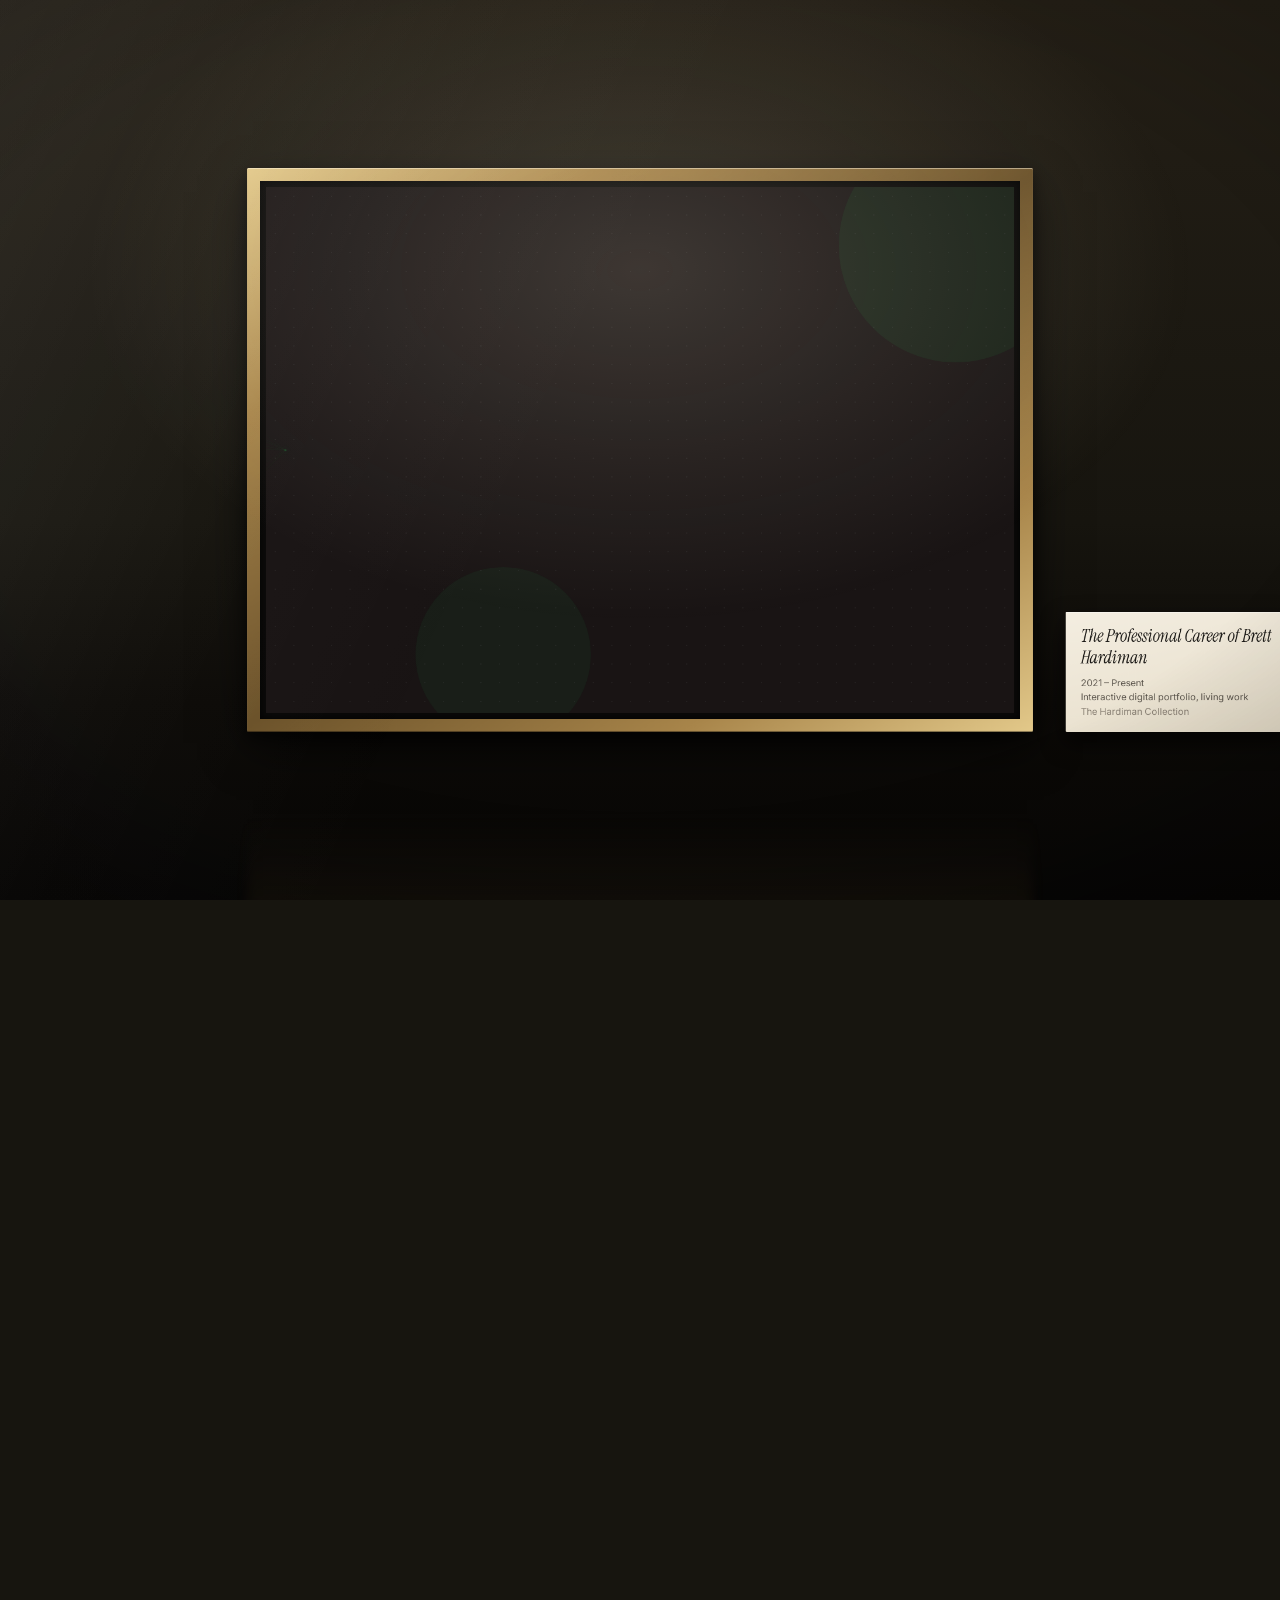
<file: index.html>
<!DOCTYPE html>
<html lang="en">
<head>
  <meta charset="UTF-8">
  <meta name="viewport" content="width=device-width, initial-scale=1.0">
  <title>Brett Hardiman — AI/ML Engineer & Agentic AI Specialist</title>

  <!-- SEO -->
  <meta name="description" content="Brett Hardiman — AI/ML Product Owner and AI Engineer specializing in agentic AI workflows, RAG applications, and LLM-powered tools. View projects and professional background.">
  <meta name="author" content="Brett Hardiman">
  <meta name="robots" content="index, follow">

  <!-- Open Graph -->
  <meta property="og:type" content="website">
  <meta property="og:title" content="Brett Hardiman — AI/ML Product Owner & AI Engineer">
  <meta property="og:description" content="Portfolio showcasing AI/ML projects, agentic workflows, and professional experience at Booz Allen Hamilton.">
  <meta property="og:url" content="https://bretthardiman.com/">
  <meta property="og:image" content="https://bretthardiman.com/assets/images/og-image.png">

  <!-- Twitter Card -->
  <meta name="twitter:card" content="summary_large_image">
  <meta name="twitter:title" content="Brett Hardiman — AI/ML Product Owner & AI Engineer">
  <meta name="twitter:description" content="Portfolio showcasing AI/ML projects and agentic AI workflows.">
  <meta name="twitter:image" content="https://bretthardiman.com/assets/images/og-image.png">

  <!-- Theme color -->
  <meta name="theme-color" content="#17150f">

  <!-- Favicon -->
  <link rel="icon" type="image/svg+xml" href="assets/icons/favicon.svg">
  <link rel="icon" type="image/png" href="assets/icons/favicon.png">

  <!-- Fonts (Instrument Serif is for the gallery placard / exhibition title) -->
  <link rel="preconnect" href="https://fonts.googleapis.com">
  <link rel="preconnect" href="https://fonts.gstatic.com" crossorigin>
  <link href="https://fonts.googleapis.com/css2?family=Inter:wght@400;500&family=Instrument+Serif:ital@0;1&display=swap" rel="stylesheet">

  <!-- Gallery shell styles only (this page does NOT load the portfolio's own
       stylesheet — the iframe loads styles.css for the portfolio itself). -->
  <link rel="stylesheet" href="css/gallery.css">

  <!-- When JS is disabled, send the visitor straight to the portfolio. -->
  <noscript>
    <meta http-equiv="refresh" content="0; url=portfolio.html">
  </noscript>
</head>
<body>

  <!-- =============================================
       GALLERY SHELL
       Drives the zoom-into-portfolio experience.
       The actual portfolio lives at portfolio.html and is embedded
       below as an <iframe> inside the gilt frame.
       ============================================= -->
  <div id="gallery-track">
    <div id="gallery-stage">

      <div class="gallery-texture"></div>

      <div id="gallery-scene">
        <div id="frame-wrapper">
          <div class="art-frame">
            <div class="art-frame-inner">
              <iframe
                id="portfolio-iframe"
                src="portfolio.html?embedded=1"
                title="Brett Hardiman — Portfolio"
                loading="eager"
                referrerpolicy="same-origin"
              ></iframe>
            </div>
            <div class="art-reflection" aria-hidden="true"></div>
            <div class="gallery-placard">
              <p class="gallery-placard-title">The Professional Career of Brett Hardiman</p>
              <p class="gallery-placard-details">
                2021 &ndash; Present<br>
                Interactive digital portfolio, living work<br>
                <span class="gallery-placard-collection">The Hardiman Collection</span>
              </p>
            </div>
          </div>
        </div>
      </div>

      <div id="gallery-ambiance">
        <div class="gallery-spotlight"></div>
        <div class="gallery-vignette"></div>
      </div>

      <div id="gallery-glass"></div>

      <div id="gallery-header">
        <p class="gallery-header-label">The Hardiman Collection</p>
        <h2 class="gallery-header-title">A Working Retrospective</h2>
        <div id="gallery-scroll-hint">
          <span>Scroll to view</span>
          <span class="gallery-scroll-line"></span>
        </div>
      </div>

    </div>
  </div>

  <button id="gallery-return-chip" aria-label="Return to gallery">&larr; Gallery</button>

  <script src="js/gallery.js" defer></script>
</body>
</html>
</file>
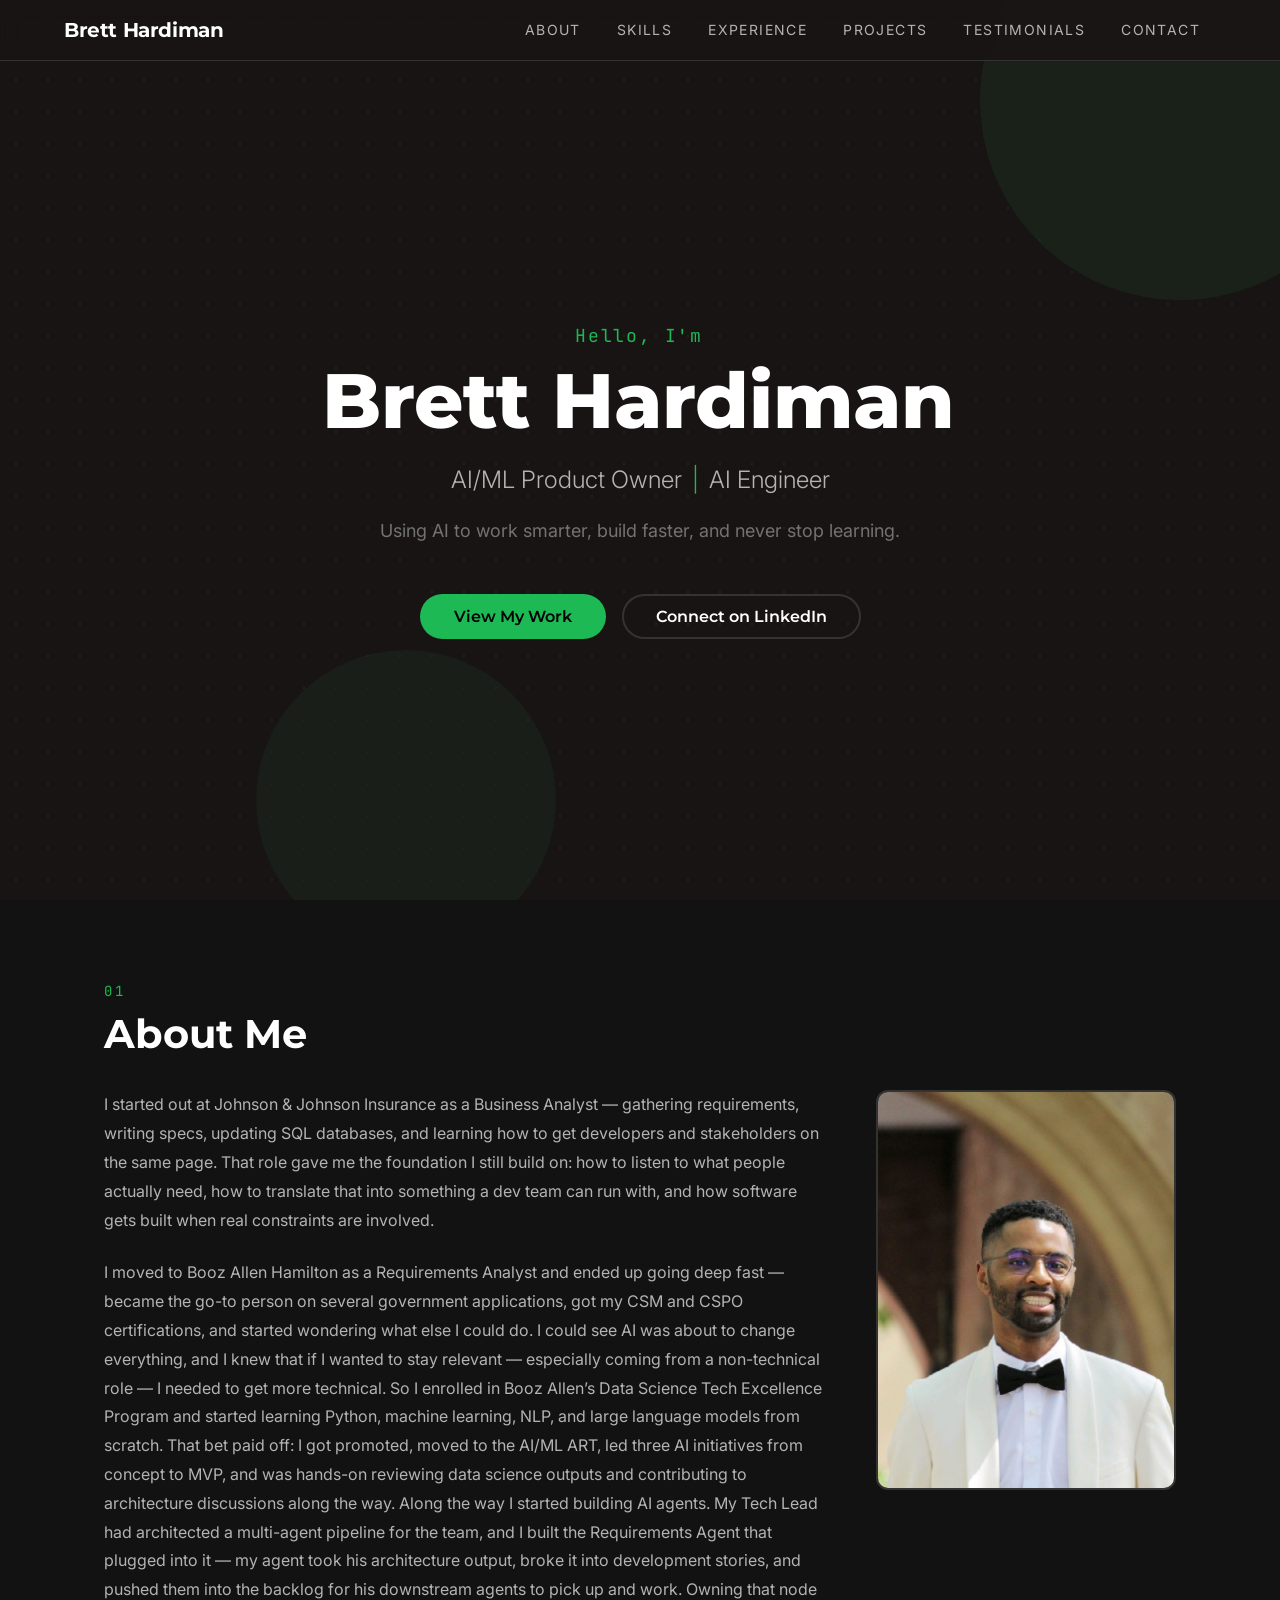
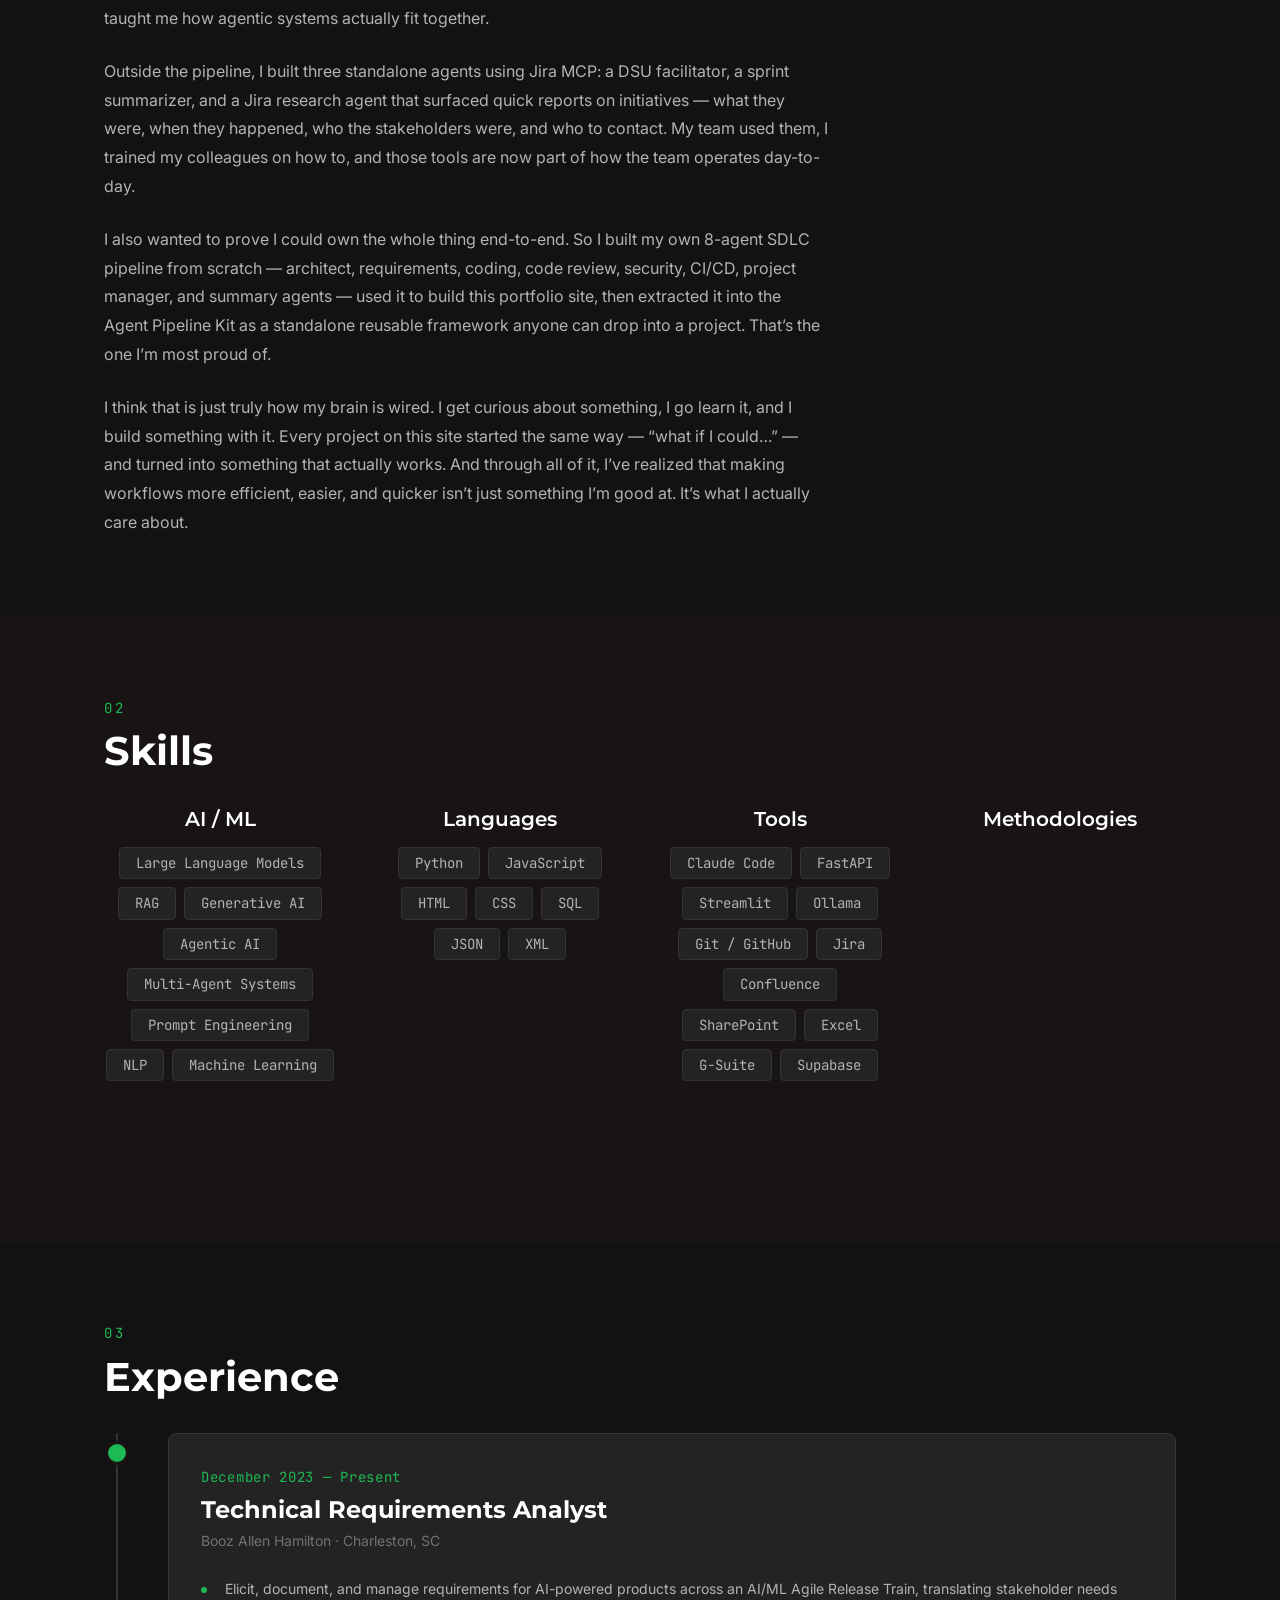
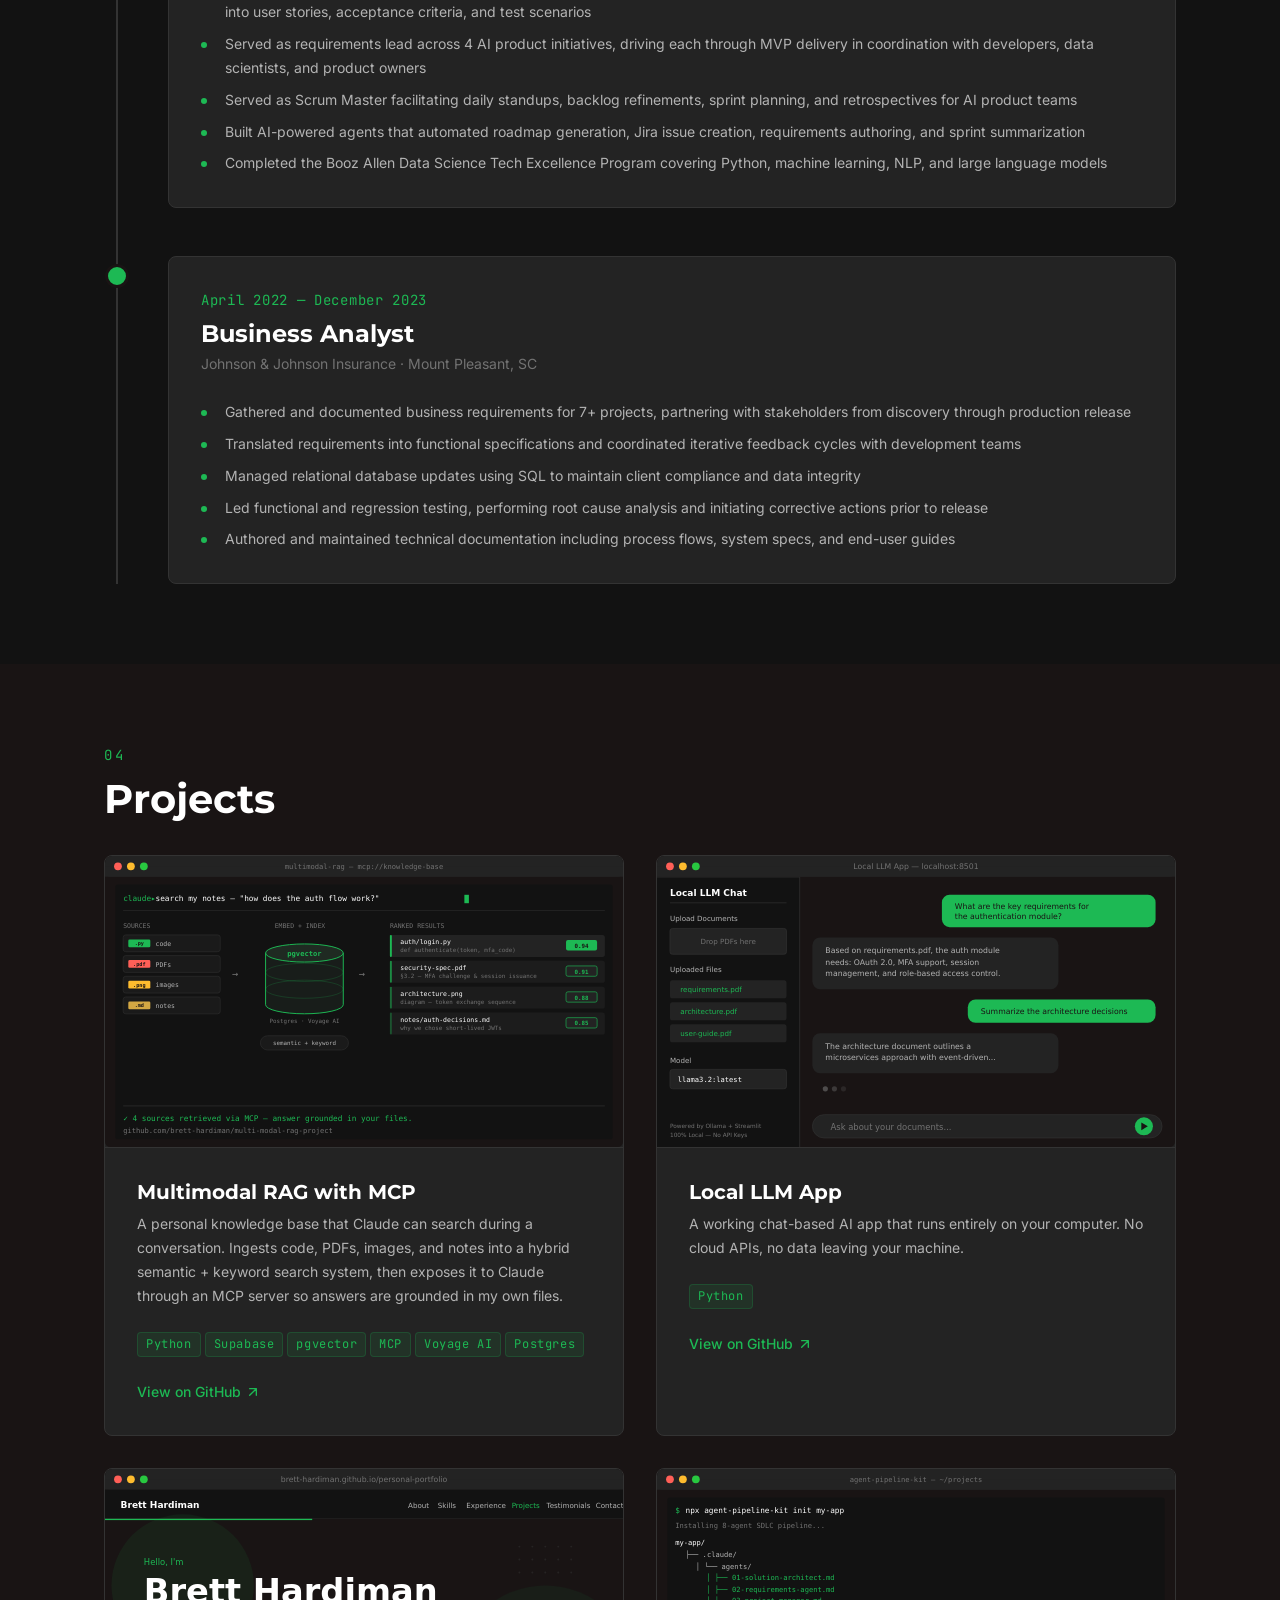
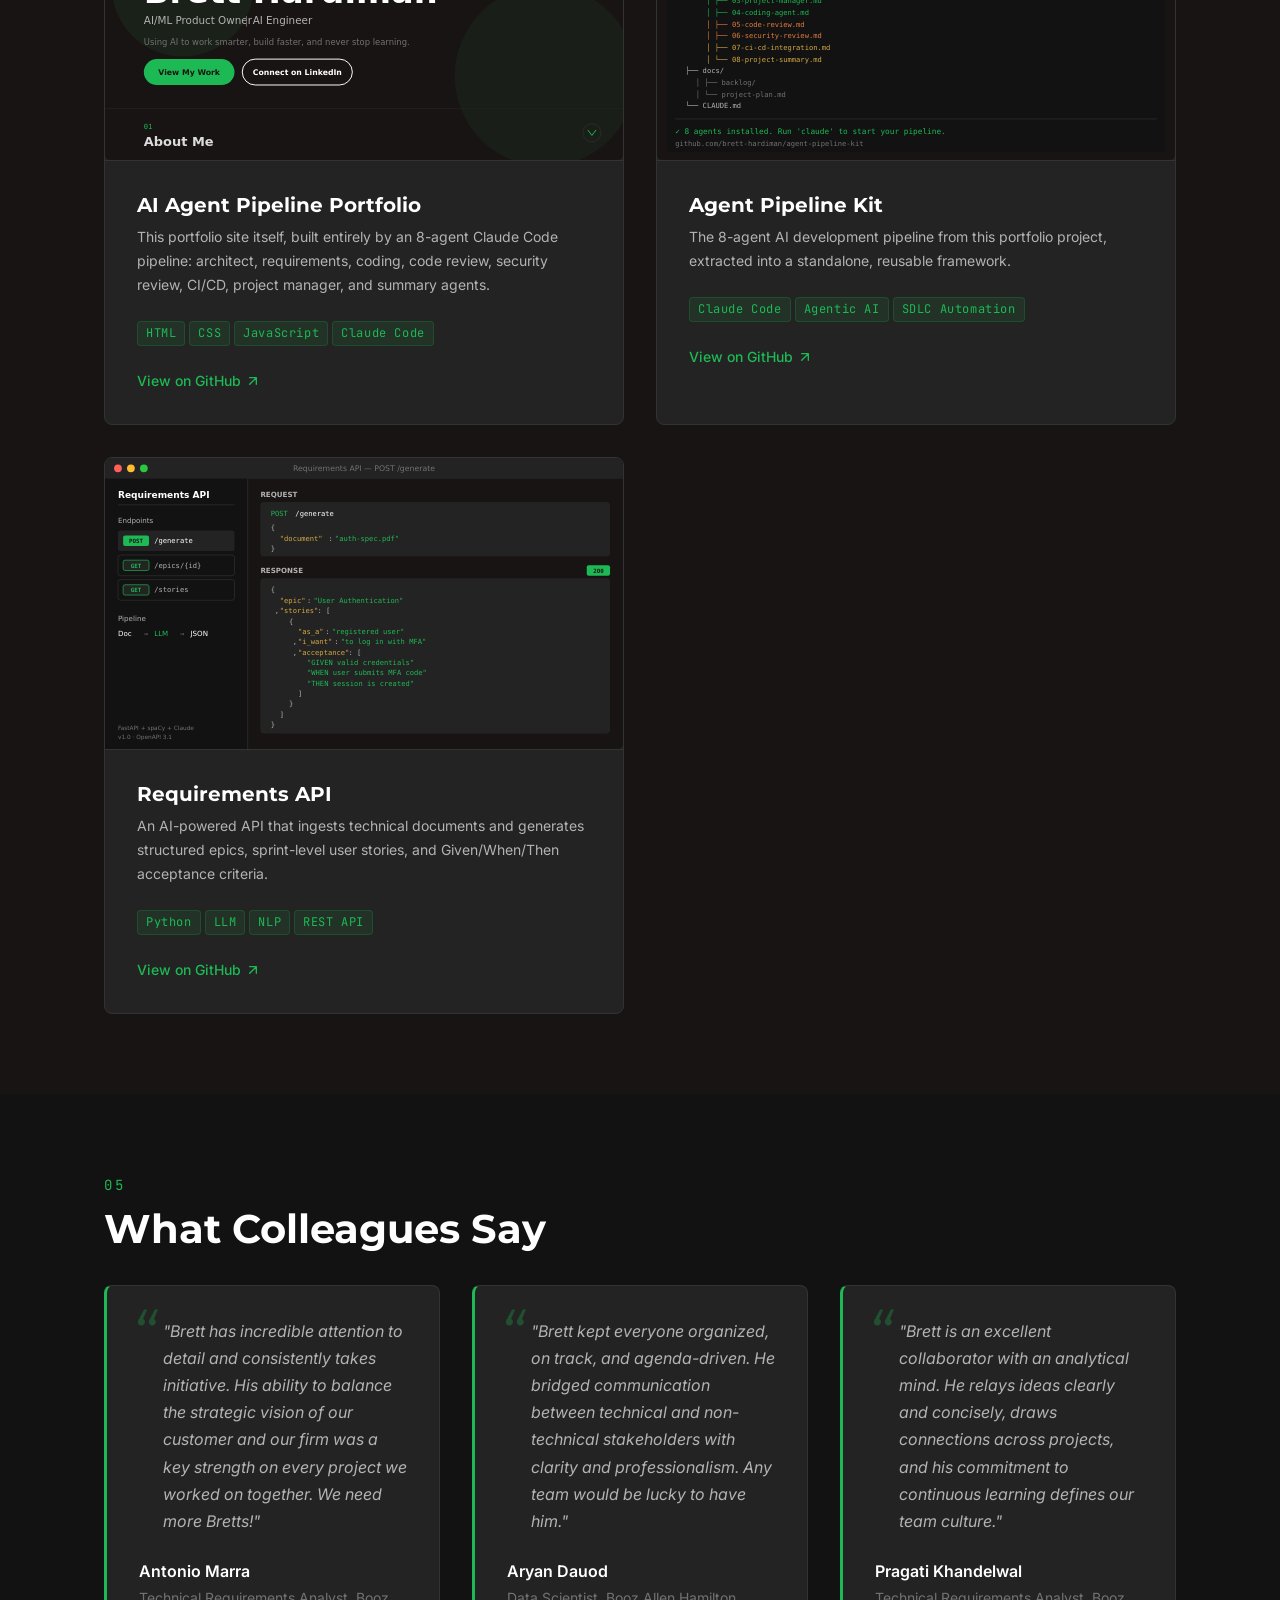
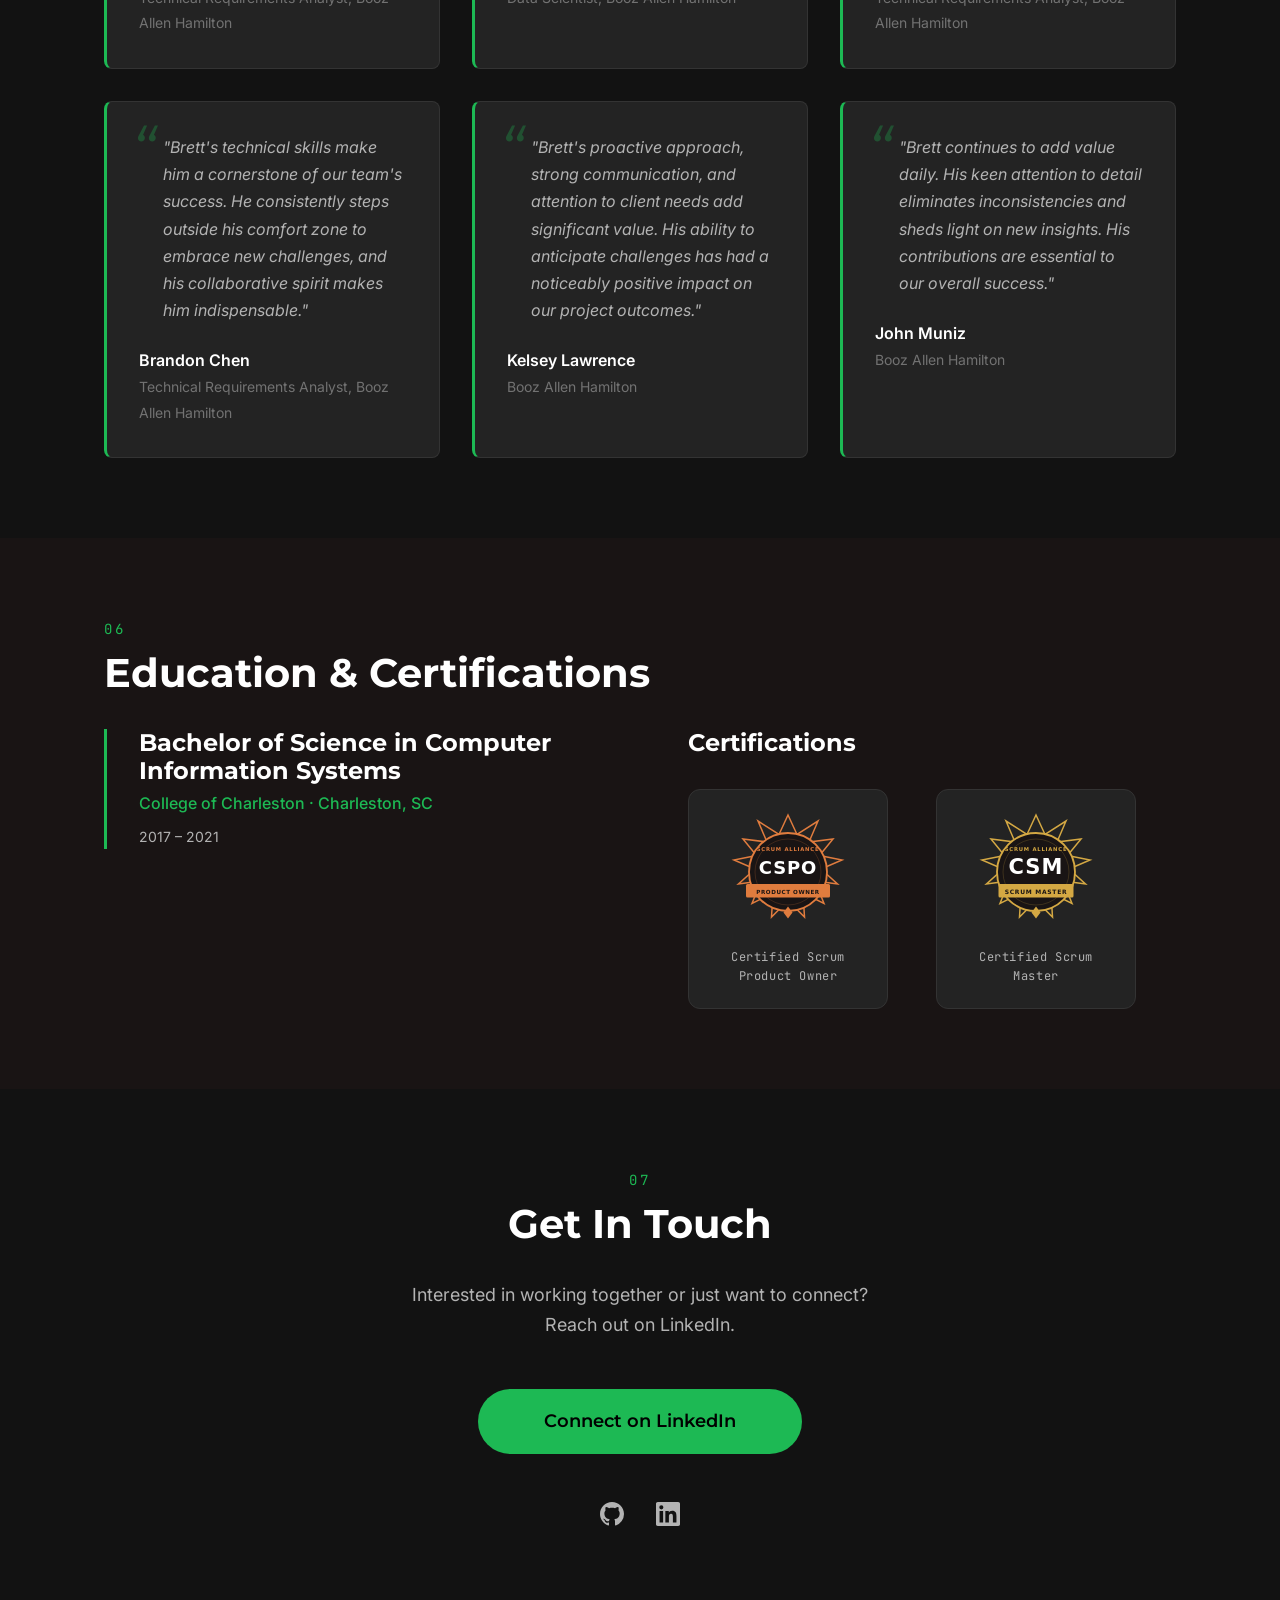
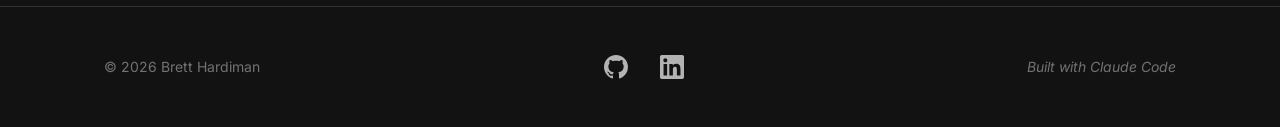
<file: portfolio.html>
<!DOCTYPE html>
<html lang="en">
<head>
  <meta charset="UTF-8">
  <meta name="viewport" content="width=device-width, initial-scale=1.0">
  <title>Brett Hardiman — AI/ML Engineer & Agentic AI Specialist</title>

  <!-- SEO — Task 4-3 -->
  <meta name="description" content="Brett Hardiman — AI/ML Product Owner and AI Engineer specializing in agentic AI workflows, RAG applications, and LLM-powered tools. View projects and professional background.">
  <meta name="author" content="Brett Hardiman">
  <meta name="robots" content="index, follow">

  <!-- Open Graph — Task 4-3 (og:image asset created in Task 4-4) -->
  <meta property="og:type" content="website">
  <meta property="og:title" content="Brett Hardiman — AI/ML Product Owner & AI Engineer">
  <meta property="og:description" content="Portfolio showcasing AI/ML projects, agentic workflows, and professional experience at Booz Allen Hamilton.">
  <meta property="og:url" content="https://bretthardiman.com/">
  <meta property="og:image" content="https://bretthardiman.com/assets/images/og-image.png">

  <!-- Twitter Card — Task 4-3 -->
  <meta name="twitter:card" content="summary_large_image">
  <meta name="twitter:title" content="Brett Hardiman — AI/ML Product Owner & AI Engineer">
  <meta name="twitter:description" content="Portfolio showcasing AI/ML projects and agentic AI workflows.">
  <meta name="twitter:image" content="https://bretthardiman.com/assets/images/og-image.png">

  <!-- Theme color — Task 4-3 -->
  <meta name="theme-color" content="#191414">

  <!-- Favicon — Task 4-4 -->
  <link rel="icon" type="image/svg+xml" href="assets/icons/favicon.svg">
  <link rel="icon" type="image/png" href="assets/icons/favicon.png">

  <!-- Fonts -->
  <link rel="preconnect" href="https://fonts.googleapis.com">
  <link rel="preconnect" href="https://fonts.gstatic.com" crossorigin>
  <link href="https://fonts.googleapis.com/css2?family=Inter:wght@300;400;500&family=Montserrat:wght@600;700;800&family=JetBrains+Mono:wght@400&display=swap" rel="stylesheet">

  <!-- Detect embedded-in-gallery mode at parse time so we can hide the
       hero text + nav bar before first paint (no FOUC). The gallery
       shell posts 'gallery-reveal' / 'gallery-hide' messages to drive
       the reveal once the zoom completes. -->
  <script>
    if (new URLSearchParams(location.search).has('embedded')) {
      document.documentElement.classList.add('gallery-embedded');
    }
    window.addEventListener('message', function (e) {
      if (e.data === 'gallery-reveal') {
        document.documentElement.classList.add('gallery-revealed');
      } else if (e.data === 'gallery-hide') {
        document.documentElement.classList.remove('gallery-revealed');
      }
    });
    // Handshake: tell the parent we're ready so it can re-send the
    // current reveal state (the parent's scroll-triggered postMessage
    // may have fired before this listener was attached).
    window.addEventListener('load', function () {
      try {
        if (window.parent && window.parent !== window) {
          window.parent.postMessage('iframe-ready', '*');
        }
      } catch (e) { /* cross-origin or detached — ignore */ }
    });
  </script>

  <!-- Styles -->
  <link rel="stylesheet" href="styles.css">

  <!-- Gallery-embedded mode overrides. Inlined here (rather than in an
       external .css) so they ride along with portfolio.html itself and
       can't get stuck in browser cache while the shell is iterating. -->
  <style>
    /* While embedded-but-not-revealed, lock the iframe's own scroll so
       the wheel/touch only drives the outer gallery zoom. Need overflow
       on BOTH html and body — body alone doesn't pin programmatic or
       touch-driven scroll on the document. Once revealed (zoom
       complete), scroll is enabled so the user can navigate. */
    html.gallery-embedded,
    .gallery-embedded body {
      overflow: hidden;
      height: 100%;
    }
    html.gallery-embedded.gallery-revealed,
    .gallery-embedded.gallery-revealed body {
      overflow: visible;
      height: auto;
    }

    /* Hide the nav and hero text/buttons inside the iframe until the
       parent shell signals reveal. Mesh + decorative blobs stay
       visible — they ARE the artwork in the frame. */
    .gallery-embedded .site-header {
      opacity: 0 !important;
      pointer-events: none;
      transition: opacity 1s ease;
    }
    .gallery-embedded.gallery-revealed .site-header {
      opacity: 1 !important;
      pointer-events: auto;
    }

    .gallery-embedded .hero-content {
      opacity: 0 !important;
      pointer-events: none;
      transition: opacity 1s ease;
    }
    /* Hide greeting + name without !important on width OR the caret
       color — the typing keyframe's 'to' state sets width:13ch AND
       border-right-color:transparent, so both need to win as the
       animation ends. */
    .gallery-embedded .hero-greeting,
    .gallery-embedded .hero-name {
      animation: none !important;
      width: 0;
      border-right-color: transparent;
    }
    /* No !important on opacity — the hero-fade-in keyframe needs to
       drive it from 0 to 1 once .gallery-revealed adds the animation. */
    .gallery-embedded .hero-title,
    .gallery-embedded .hero-tagline,
    .gallery-embedded .hero-cta {
      animation: none !important;
      opacity: 0;
    }

    .gallery-embedded.gallery-revealed .hero-content {
      opacity: 1 !important;
      pointer-events: auto;
    }
    /* No !important on border-right-color — the typing keyframe's
       'to' value sets it to transparent so the caret disappears the
       moment typing finishes. */
    .gallery-embedded.gallery-revealed .hero-greeting {
      animation: typing-greeting 0.8s steps(10) 0.4s forwards,
                 blink-caret 0.5s step-end 0.4s 5 !important;
      border-right-color: var(--color-green);
    }
    .gallery-embedded.gallery-revealed .hero-name {
      animation: typing-name 1s steps(14) 1.4s forwards,
                 blink-caret 0.5s step-end 1.4s 5 !important;
      border-right-color: var(--color-green);
    }
    .gallery-embedded.gallery-revealed .hero-title {
      animation: hero-fade-in 0.6s ease 2.7s forwards !important;
    }
    .gallery-embedded.gallery-revealed .hero-tagline {
      animation: hero-fade-in 0.6s ease 3.0s forwards !important;
    }
    .gallery-embedded.gallery-revealed .hero-cta {
      animation: hero-fade-in 0.6s ease 3.3s forwards !important;
    }
  </style>

  <!-- Graceful degradation when JS is disabled — Task 3-6 -->
  <noscript>
    <style>
      [data-reveal] { opacity: 1 !important; transform: none !important; }
      .nav-toggle { display: none !important; }
      .nav-list { opacity: 1 !important; visibility: visible !important; transform: none !important; }
    </style>
  </noscript>
</head>
<body>
  <a href="#main-content" class="skip-link">Skip to main content</a>

  <header class="site-header" role="banner">
    <nav class="nav" role="navigation" aria-label="Main navigation">
      <a href="#hero" class="nav-logo">Brett Hardiman</a>
      <button class="nav-toggle" aria-label="Toggle navigation" aria-expanded="false">
        <span class="nav-toggle-bar"></span>
        <span class="nav-toggle-bar"></span>
        <span class="nav-toggle-bar"></span>
      </button>
      <ul class="nav-list">
        <li><a href="#about" class="nav-link">About</a></li>
        <li><a href="#skills" class="nav-link">Skills</a></li>
        <li><a href="#experience" class="nav-link">Experience</a></li>
        <li><a href="#projects" class="nav-link">Projects</a></li>
        <li><a href="#testimonials" class="nav-link">Testimonials</a></li>
        <li><a href="#contact" class="nav-link">Contact</a></li>
      </ul>
    </nav>
    <div class="scroll-progress" role="progressbar" aria-label="Page scroll progress"></div>
  </header>

  <main id="main-content">

    <!-- =============================================
         HERO SECTION
         ============================================= -->
    <section id="hero" class="section section--hero">
      <canvas id="mesh-canvas" aria-hidden="true"></canvas>
      <div class="hero-bg" aria-hidden="true"></div>
      <div class="hero-decorative" aria-hidden="true">
        <div class="hero-blob hero-blob--1" data-parallax-speed="0.5"></div>
        <div class="hero-blob hero-blob--2" data-parallax-speed="1"></div>
        <div class="hero-dots" data-parallax-speed="0.3"></div>
      </div>
      <div class="hero-content" data-reveal>
        <p class="hero-greeting">Hello, I'm</p>
        <h1 class="hero-name">Brett Hardiman</h1>
        <p class="hero-title">AI/ML Product Owner <span class="hero-separator">|</span> AI Engineer</p>
        <p class="hero-tagline">Using AI to work smarter, build faster, and never stop learning.</p>
        <div class="hero-cta">
          <a href="#projects" class="btn btn--primary">View My Work</a>
          <a href="https://www.linkedin.com/in/brett-hardiman-75682a205" class="btn btn--ghost" target="_blank" rel="noopener noreferrer">Connect on LinkedIn</a>
        </div>
      </div>
    </section>

    <!-- =============================================
         ABOUT SECTION
         ============================================= -->
    <section id="about" class="section" data-section-number="01">
      <div class="section-container">
        <span class="section-number">01</span>
        <h2 class="section-title">About Me</h2>
        <div class="about-content" data-reveal>
          <div class="about-text">
            <p>I started out at Johnson &amp; Johnson Insurance as a Business Analyst &mdash; gathering requirements, writing specs, updating SQL databases, and learning how to get developers and stakeholders on the same page. That role gave me the foundation I still build on: how to listen to what people actually need, how to translate that into something a dev team can run with, and how software gets built when real constraints are involved.</p>
            <p>I moved to Booz Allen Hamilton as a Requirements Analyst and ended up going deep fast &mdash; became the go-to person on several government applications, got my CSM and CSPO certifications, and started wondering what else I could do. I could see AI was about to change everything, and I knew that if I wanted to stay relevant &mdash; especially coming from a non-technical role &mdash; I needed to get more technical. So I enrolled in Booz Allen&rsquo;s Data Science Tech Excellence Program and started learning Python, machine learning, NLP, and large language models from scratch. That bet paid off: I got promoted, moved to the AI/ML ART, led three AI initiatives from concept to MVP, and was hands-on reviewing data science outputs and contributing to architecture discussions along the way. Along the way I started building AI agents. My Tech Lead had architected a multi-agent pipeline for the team, and I built the Requirements Agent that plugged into it &mdash; my agent took his architecture output, broke it into development stories, and pushed them into the backlog for his downstream agents to pick up and work. Owning that node taught me how agentic systems actually fit together.</p>
            <p>Outside the pipeline, I built three standalone agents using Jira MCP: a DSU facilitator, a sprint summarizer, and a Jira research agent that surfaced quick reports on initiatives &mdash; what they were, when they happened, who the stakeholders were, and who to contact. My team used them, I trained my colleagues on how to, and those tools are now part of how the team operates day-to-day.</p>
            <p>I also wanted to prove I could own the whole thing end-to-end. So I built my own 8-agent SDLC pipeline from scratch &mdash; architect, requirements, coding, code review, security, CI/CD, project manager, and summary agents &mdash; used it to build this portfolio site, then extracted it into the Agent Pipeline Kit as a standalone reusable framework anyone can drop into a project. That&rsquo;s the one I&rsquo;m most proud of.</p>
            <p>I think that is just truly how my brain is wired. I get curious about something, I go learn it, and I build something with it. Every project on this site started the same way &mdash; &ldquo;what if I could&hellip;&rdquo; &mdash; and turned into something that actually works. And through all of it, I&rsquo;ve realized that making workflows more efficient, easier, and quicker isn&rsquo;t just something I&rsquo;m good at. It&rsquo;s what I actually care about.</p>
          </div>
          <div class="about-image" data-reveal>
            <img src="assets/images/headshot.jpg" alt="Brett Hardiman" loading="lazy" decoding="async" width="300" height="400" class="about-headshot">
          </div>
        </div>
      </div>
    </section>

    <!-- =============================================
         SKILLS SECTION
         ============================================= -->
    <section id="skills" class="section" data-section-number="02">
      <div class="section-container">
        <span class="section-number">02</span>
        <h2 class="section-title">Skills</h2>
        <div class="skills-grid" data-reveal>
          <div class="skill-category">
            <h3 class="skill-category-title">AI / ML</h3>
            <ul class="skill-list">
              <li class="skill-badge" data-reveal data-reveal-delay="0"><span class="skill-name">Large Language Models</span></li>
              <li class="skill-badge" data-reveal data-reveal-delay="50"><span class="skill-name">RAG</span></li>
              <li class="skill-badge" data-reveal data-reveal-delay="100"><span class="skill-name">Generative AI</span></li>
              <li class="skill-badge" data-reveal data-reveal-delay="150"><span class="skill-name">Agentic AI</span></li>
              <li class="skill-badge" data-reveal data-reveal-delay="200"><span class="skill-name">Multi-Agent Systems</span></li>
              <li class="skill-badge" data-reveal data-reveal-delay="250"><span class="skill-name">Prompt Engineering</span></li>
              <li class="skill-badge" data-reveal data-reveal-delay="300"><span class="skill-name">NLP</span></li>
              <li class="skill-badge" data-reveal data-reveal-delay="350"><span class="skill-name">Machine Learning</span></li>
            </ul>
          </div>
          <div class="skill-category">
            <h3 class="skill-category-title">Languages</h3>
            <ul class="skill-list">
              <li class="skill-badge" data-reveal data-reveal-delay="400"><span class="skill-name">Python</span></li>
              <li class="skill-badge" data-reveal data-reveal-delay="450"><span class="skill-name">JavaScript</span></li>
              <li class="skill-badge" data-reveal data-reveal-delay="500"><span class="skill-name">HTML</span></li>
              <li class="skill-badge" data-reveal data-reveal-delay="550"><span class="skill-name">CSS</span></li>
              <li class="skill-badge" data-reveal data-reveal-delay="600"><span class="skill-name">SQL</span></li>
              <li class="skill-badge" data-reveal data-reveal-delay="650"><span class="skill-name">JSON</span></li>
              <li class="skill-badge" data-reveal data-reveal-delay="700"><span class="skill-name">XML</span></li>
            </ul>
          </div>
          <div class="skill-category">
            <h3 class="skill-category-title">Tools</h3>
            <ul class="skill-list">
              <li class="skill-badge" data-reveal data-reveal-delay="750"><span class="skill-name">Claude Code</span></li>
              <li class="skill-badge" data-reveal data-reveal-delay="800"><span class="skill-name">FastAPI</span></li>
              <li class="skill-badge" data-reveal data-reveal-delay="850"><span class="skill-name">Streamlit</span></li>
              <li class="skill-badge" data-reveal data-reveal-delay="900"><span class="skill-name">Ollama</span></li>
              <li class="skill-badge" data-reveal data-reveal-delay="950"><span class="skill-name">Git / GitHub</span></li>
              <li class="skill-badge" data-reveal data-reveal-delay="1000"><span class="skill-name">Jira</span></li>
              <li class="skill-badge" data-reveal data-reveal-delay="1050"><span class="skill-name">Confluence</span></li>
              <li class="skill-badge" data-reveal data-reveal-delay="1100"><span class="skill-name">SharePoint</span></li>
              <li class="skill-badge" data-reveal data-reveal-delay="1150"><span class="skill-name">Excel</span></li>
              <li class="skill-badge" data-reveal data-reveal-delay="1200"><span class="skill-name">G-Suite</span></li>
              <li class="skill-badge" data-reveal data-reveal-delay="1250"><span class="skill-name">Supabase</span></li>
              <li class="skill-badge" data-reveal data-reveal-delay="1300"><span class="skill-name">PostgreSQL</span></li>
              <li class="skill-badge" data-reveal data-reveal-delay="1350"><span class="skill-name">pgvector</span></li>
              <li class="skill-badge" data-reveal data-reveal-delay="1400"><span class="skill-name">MCP</span></li>
              <li class="skill-badge" data-reveal data-reveal-delay="1450"><span class="skill-name">Voyage AI</span></li>
            </ul>
          </div>
          <div class="skill-category">
            <h3 class="skill-category-title">Methodologies</h3>
            <ul class="skill-list">
              <li class="skill-badge" data-reveal data-reveal-delay="1500"><span class="skill-name">Agile</span></li>
              <li class="skill-badge" data-reveal data-reveal-delay="1550"><span class="skill-name">Scrum</span></li>
              <li class="skill-badge" data-reveal data-reveal-delay="1600"><span class="skill-name">SAFe</span></li>
              <li class="skill-badge" data-reveal data-reveal-delay="1650"><span class="skill-name">CI/CD</span></li>
            </ul>
          </div>
        </div>
      </div>
    </section>

    <!-- =============================================
         EXPERIENCE SECTION
         ============================================= -->
    <section id="experience" class="section" data-section-number="03">
      <div class="section-container">
        <span class="section-number">03</span>
        <h2 class="section-title">Experience</h2>
        <div class="timeline">
          <div class="timeline-item" data-reveal>
            <div class="timeline-marker"></div>
            <div class="timeline-content">
              <span class="timeline-date">December 2023 — Present</span>
              <h3 class="timeline-role">Technical Requirements Analyst</h3>
              <p class="timeline-company">Booz Allen Hamilton · Charleston, SC</p>
              <ul class="timeline-details">
                <li>Elicit, document, and manage requirements for AI-powered products across an AI/ML Agile Release Train, translating stakeholder needs into user stories, acceptance criteria, and test scenarios</li>
                <li>Served as requirements lead across 4 AI product initiatives, driving each through MVP delivery in coordination with developers, data scientists, and product owners</li>
                <li>Served as Scrum Master facilitating daily standups, backlog refinements, sprint planning, and retrospectives for AI product teams</li>
                <li>Built AI-powered agents that automated roadmap generation, Jira issue creation, requirements authoring, and sprint summarization</li>
                <li>Completed the Booz Allen Data Science Tech Excellence Program covering Python, machine learning, NLP, and large language models</li>
              </ul>
            </div>
          </div>
          <div class="timeline-item" data-reveal>
            <div class="timeline-marker"></div>
            <div class="timeline-content">
              <span class="timeline-date">April 2022 — December 2023</span>
              <h3 class="timeline-role">Business Analyst</h3>
              <p class="timeline-company">Johnson &amp; Johnson Insurance · Mount Pleasant, SC</p>
              <ul class="timeline-details">
                <li>Gathered and documented business requirements for 7+ projects, partnering with stakeholders from discovery through production release</li>
                <li>Translated requirements into functional specifications and coordinated iterative feedback cycles with development teams</li>
                <li>Managed relational database updates using SQL to maintain client compliance and data integrity</li>
                <li>Led functional and regression testing, performing root cause analysis and initiating corrective actions prior to release</li>
                <li>Authored and maintained technical documentation including process flows, system specs, and end-user guides</li>
              </ul>
            </div>
          </div>
        </div>
      </div>
    </section>

    <!-- =============================================
         PROJECTS SECTION
         ============================================= -->
    <section id="projects" class="section" data-section-number="04">
      <div class="section-container">
        <span class="section-number">04</span>
        <h2 class="section-title">Projects</h2>
        <div class="projects-grid">
          <div class="project-card" data-reveal>
            <div class="project-card-image">
              <img src="assets/images/multimodal-rag.svg" alt="Multimodal RAG with MCP — a terminal showing a knowledge-base query flowing through pgvector embeddings into ranked, source-tagged search results" loading="lazy" decoding="async" width="800" height="450">
            </div>
            <div class="project-card-content">
              <h3 class="project-card-title">Multimodal RAG with MCP</h3>
              <p class="project-card-description">A personal knowledge base that Claude can search during a conversation. Ingests code, PDFs, images, and notes into a hybrid semantic + keyword search system, then exposes it to Claude through an MCP server so answers are grounded in my own files.</p>
              <div class="project-card-tech">
                <span class="tech-badge">Python</span>
                <span class="tech-badge">Supabase</span>
                <span class="tech-badge">pgvector</span>
                <span class="tech-badge">MCP</span>
                <span class="tech-badge">Voyage AI</span>
                <span class="tech-badge">Postgres</span>
              </div>
              <div class="project-card-links">
                <a href="https://github.com/brett-hardiman/multi-modal-rag-project" class="project-link" target="_blank" rel="noopener noreferrer">
                  <span>View on GitHub</span>
                  <svg xmlns="http://www.w3.org/2000/svg" viewBox="0 0 24 24" width="16" height="16" aria-hidden="true" focusable="false"><path d="M7 17L17 7M17 7H7M17 7V17" stroke="currentColor" stroke-width="2" stroke-linecap="round" stroke-linejoin="round" fill="none"/></svg>
                </a>
              </div>
            </div>
          </div>
          <div class="project-card" data-reveal>
            <div class="project-card-image">
              <img src="assets/images/local-llm-app.svg" alt="Local LLM App — a chat interface with document upload sidebar, showing RAG-powered conversations" loading="lazy" decoding="async" width="800" height="450">
            </div>
            <div class="project-card-content">
              <h3 class="project-card-title">Local LLM App</h3>
              <p class="project-card-description">A working chat-based AI app that runs entirely on your computer. No cloud APIs, no data leaving your machine.</p>
              <div class="project-card-tech">
                <span class="tech-badge">Python</span>
              </div>
              <div class="project-card-links">
                <a href="https://github.com/brett-hardiman/Local-LLM-App" class="project-link" target="_blank" rel="noopener noreferrer">
                  <span>View on GitHub</span>
                  <svg xmlns="http://www.w3.org/2000/svg" viewBox="0 0 24 24" width="16" height="16" aria-hidden="true" focusable="false"><path d="M7 17L17 7M17 7H7M17 7V17" stroke="currentColor" stroke-width="2" stroke-linecap="round" stroke-linejoin="round" fill="none"/></svg>
                </a>
              </div>
            </div>
          </div>
          <div class="project-card" data-reveal>
            <div class="project-card-image">
              <img src="assets/images/portfolio-pipeline.svg" alt="AI Agent Pipeline Portfolio — browser preview of the portfolio site's hero section with name, title, and CTA buttons" loading="lazy" decoding="async" width="800" height="450">
            </div>
            <div class="project-card-content">
              <h3 class="project-card-title">AI Agent Pipeline Portfolio</h3>
              <p class="project-card-description">This portfolio site itself, built entirely by an 8-agent Claude Code pipeline: architect, requirements, coding, code review, security review, CI/CD, project manager, and summary agents.</p>
              <div class="project-card-tech">
                <span class="tech-badge">HTML</span>
                <span class="tech-badge">CSS</span>
                <span class="tech-badge">JavaScript</span>
                <span class="tech-badge">Claude Code</span>
              </div>
              <div class="project-card-links">
                <a href="https://github.com/brett-hardiman/personal-portfolio" class="project-link" target="_blank" rel="noopener noreferrer">
                  <span>View on GitHub</span>
                  <svg xmlns="http://www.w3.org/2000/svg" viewBox="0 0 24 24" width="16" height="16" aria-hidden="true" focusable="false"><path d="M7 17L17 7M17 7H7M17 7V17" stroke="currentColor" stroke-width="2" stroke-linecap="round" stroke-linejoin="round" fill="none"/></svg>
                </a>
              </div>
            </div>
          </div>
          <div class="project-card" data-reveal>
            <div class="project-card-image">
              <img src="assets/images/agent-pipeline-kit.svg" alt="Agent Pipeline Kit — terminal showing init command installing the 8-agent SDLC pipeline into a new project" loading="lazy" decoding="async" width="800" height="450">
            </div>
            <div class="project-card-content">
              <h3 class="project-card-title">Agent Pipeline Kit</h3>
              <p class="project-card-description">The 8-agent AI development pipeline from this portfolio project, extracted into a standalone, reusable framework.</p>
              <div class="project-card-tech">
                <span class="tech-badge">Claude Code</span>
                <span class="tech-badge">Agentic AI</span>
                <span class="tech-badge">SDLC Automation</span>
              </div>
              <div class="project-card-links">
                <a href="https://github.com/brett-hardiman/agent-pipeline-kit" class="project-link" target="_blank" rel="noopener noreferrer">
                  <span>View on GitHub</span>
                  <svg xmlns="http://www.w3.org/2000/svg" viewBox="0 0 24 24" width="16" height="16" aria-hidden="true" focusable="false"><path d="M7 17L17 7M17 7H7M17 7V17" stroke="currentColor" stroke-width="2" stroke-linecap="round" stroke-linejoin="round" fill="none"/></svg>
                </a>
              </div>
            </div>
          </div>
          <div class="project-card" data-reveal>
            <div class="project-card-image">
              <img src="assets/images/requirements-api.svg" alt="Requirements API — POST /generate endpoint returning a structured JSON epic with user stories and Given/When/Then acceptance criteria" loading="lazy" decoding="async" width="800" height="450">
            </div>
            <div class="project-card-content">
              <h3 class="project-card-title">Requirements API</h3>
              <p class="project-card-description">An AI-powered API that ingests technical documents and generates structured epics, sprint-level user stories, and Given/When/Then acceptance criteria.</p>
              <div class="project-card-tech">
                <span class="tech-badge">Python</span>
                <span class="tech-badge">LLM</span>
                <span class="tech-badge">NLP</span>
                <span class="tech-badge">REST API</span>
              </div>
              <div class="project-card-links">
                <a href="https://github.com/brett-hardiman/requirements-api" class="project-link" target="_blank" rel="noopener noreferrer">
                  <span>View on GitHub</span>
                  <svg xmlns="http://www.w3.org/2000/svg" viewBox="0 0 24 24" width="16" height="16" aria-hidden="true" focusable="false"><path d="M7 17L17 7M17 7H7M17 7V17" stroke="currentColor" stroke-width="2" stroke-linecap="round" stroke-linejoin="round" fill="none"/></svg>
                </a>
              </div>
            </div>
          </div>
        </div>
      </div>
    </section>

    <!-- =============================================
         TESTIMONIALS SECTION
         ============================================= -->
    <section id="testimonials" class="section" data-section-number="05">
      <div class="section-container">
        <span class="section-number">05</span>
        <h2 class="section-title">What Colleagues Say</h2>
        <div class="testimonials-grid">
          <blockquote class="testimonial-card" data-reveal>
            <p class="testimonial-quote">"Brett has incredible attention to detail and consistently takes initiative. His ability to balance the strategic vision of our customer and our firm was a key strength on every project we worked on together. We need more Bretts!"</p>
            <footer class="testimonial-author">
              <cite class="testimonial-name">Antonio Marra</cite>
              <span class="testimonial-role">Technical Requirements Analyst, Booz Allen Hamilton</span>
            </footer>
          </blockquote>
          <blockquote class="testimonial-card" data-reveal data-reveal-delay="100">
            <p class="testimonial-quote">"Brett kept everyone organized, on track, and agenda-driven. He bridged communication between technical and non-technical stakeholders with clarity and professionalism. Any team would be lucky to have him."</p>
            <footer class="testimonial-author">
              <cite class="testimonial-name">Aryan Dauod</cite>
              <span class="testimonial-role">Data Scientist, Booz Allen Hamilton</span>
            </footer>
          </blockquote>
          <blockquote class="testimonial-card" data-reveal data-reveal-delay="200">
            <p class="testimonial-quote">"Brett is an excellent collaborator with an analytical mind. He relays ideas clearly and concisely, draws connections across projects, and his commitment to continuous learning defines our team culture."</p>
            <footer class="testimonial-author">
              <cite class="testimonial-name">Pragati Khandelwal</cite>
              <span class="testimonial-role">Technical Requirements Analyst, Booz Allen Hamilton</span>
            </footer>
          </blockquote>
          <blockquote class="testimonial-card" data-reveal data-reveal-delay="300">
            <p class="testimonial-quote">"Brett's technical skills make him a cornerstone of our team's success. He consistently steps outside his comfort zone to embrace new challenges, and his collaborative spirit makes him indispensable."</p>
            <footer class="testimonial-author">
              <cite class="testimonial-name">Brandon Chen</cite>
              <span class="testimonial-role">Technical Requirements Analyst, Booz Allen Hamilton</span>
            </footer>
          </blockquote>
          <blockquote class="testimonial-card" data-reveal data-reveal-delay="400">
            <p class="testimonial-quote">"Brett's proactive approach, strong communication, and attention to client needs add significant value. His ability to anticipate challenges has had a noticeably positive impact on our project outcomes."</p>
            <footer class="testimonial-author">
              <cite class="testimonial-name">Kelsey Lawrence</cite>
              <span class="testimonial-role">Booz Allen Hamilton</span>
            </footer>
          </blockquote>
          <blockquote class="testimonial-card" data-reveal data-reveal-delay="500">
            <p class="testimonial-quote">"Brett continues to add value daily. His keen attention to detail eliminates inconsistencies and sheds light on new insights. His contributions are essential to our overall success."</p>
            <footer class="testimonial-author">
              <cite class="testimonial-name">John Muniz</cite>
              <span class="testimonial-role">Booz Allen Hamilton</span>
            </footer>
          </blockquote>
        </div>
      </div>
    </section>

    <!-- =============================================
         EDUCATION SECTION — Task 4-2
         ============================================= -->
    <section id="education" class="section" data-section-number="06">
      <div class="section-container">
        <span class="section-number">06</span>
        <h2 class="section-title">Education &amp; Certifications</h2>
        <div class="education-layout">
          <div class="education-list">
          <div class="education-item" data-reveal>
            <h3 class="education-degree">Bachelor of Science in Computer Information Systems</h3>
            <p class="education-school">College of Charleston · Charleston, SC</p>
            <p class="education-detail">2017 – 2021</p>
          </div>
        </div>
          <div class="certifications" data-reveal>
            <h3 class="certification-title">Certifications</h3>
            <div class="certification-badges">
              <div class="cert-badge-card">
                <img src="assets/icons/cspo-badge.svg" alt="Certified Scrum Product Owner badge" width="120" height="120" loading="lazy" decoding="async">
                <span class="cert-badge-label">Certified Scrum Product Owner</span>
              </div>
              <div class="cert-badge-card">
                <img src="assets/icons/csm-badge.svg" alt="Certified Scrum Master badge" width="120" height="120" loading="lazy" decoding="async">
                <span class="cert-badge-label">Certified Scrum Master</span>
              </div>
            </div>
          </div>
        </div>
      </div>
    </section>

    <!-- =============================================
         CONTACT SECTION
         ============================================= -->
    <section id="contact" class="section" data-section-number="07">
      <div class="section-container section-container--centered" data-reveal>
        <span class="section-number">07</span>
        <h2 class="section-title">Get In Touch</h2>
        <p class="contact-text">Interested in working together or just want to connect? Reach out on LinkedIn.</p>
        <a href="https://www.linkedin.com/in/brett-hardiman-75682a205" class="btn btn--primary btn--large" target="_blank" rel="noopener noreferrer">
          Connect on LinkedIn
        </a>
        <div class="social-links">
          <a href="https://github.com/brett-hardiman" target="_blank" rel="noopener noreferrer" aria-label="GitHub profile">
            <svg xmlns="http://www.w3.org/2000/svg" viewBox="0 0 24 24" aria-hidden="true" focusable="false"><path d="M12 0C5.37 0 0 5.37 0 12c0 5.31 3.435 9.795 8.205 11.385.6.105.825-.255.825-.57 0-.285-.015-1.23-.015-2.235-3.015.555-3.795-.735-4.035-1.41-.135-.345-.72-1.41-1.23-1.695-.42-.225-1.02-.78-.015-.795.945-.015 1.62.87 1.845 1.23 1.08 1.815 2.805 1.305 3.495.99.105-.78.42-1.305.765-1.605-2.67-.3-5.46-1.335-5.46-5.925 0-1.305.465-2.385 1.23-3.225-.12-.3-.54-1.53.12-3.18 0 0 1.005-.315 3.3 1.23.96-.27 1.98-.405 3-.405s2.04.135 3 .405c2.295-1.56 3.3-1.23 3.3-1.23.66 1.65.24 2.88.12 3.18.765.84 1.23 1.905 1.23 3.225 0 4.605-2.805 5.625-5.475 5.925.435.375.81 1.095.81 2.22 0 1.605-.015 2.895-.015 3.3 0 .315.225.69.825.57A12.02 12.02 0 0 0 24 12c0-6.63-5.37-12-12-12z"/></svg>
          </a>
          <a href="https://www.linkedin.com/in/brett-hardiman-75682a205" target="_blank" rel="noopener noreferrer" aria-label="LinkedIn profile">
            <svg xmlns="http://www.w3.org/2000/svg" viewBox="0 0 24 24" aria-hidden="true" focusable="false"><path d="M20.447 20.452h-3.554v-5.569c0-1.328-.027-3.037-1.852-3.037-1.853 0-2.136 1.445-2.136 2.939v5.667H9.351V9h3.414v1.561h.046c.477-.9 1.637-1.85 3.37-1.85 3.601 0 4.267 2.37 4.267 5.455v6.286zM5.337 7.433a2.062 2.062 0 0 1-2.063-2.065 2.064 2.064 0 1 1 2.063 2.065zm1.782 13.019H3.555V9h3.564v11.452zM22.225 0H1.771C.792 0 0 .774 0 1.729v20.542C0 23.227.792 24 1.771 24h20.451C23.2 24 24 23.227 24 22.271V1.729C24 .774 23.2 0 22.222 0h.003z"/></svg>
          </a>
        </div>
      </div>
    </section>

  </main>

  <!-- =============================================
       FOOTER
       ============================================= -->
  <footer class="site-footer">
    <div class="section-container">
      <p class="footer-copyright">&copy; 2026 Brett Hardiman</p>
      <div class="social-links">
        <a href="https://github.com/brett-hardiman" target="_blank" rel="noopener noreferrer" aria-label="GitHub profile">
          <svg xmlns="http://www.w3.org/2000/svg" viewBox="0 0 24 24" aria-hidden="true" focusable="false"><path d="M12 0C5.37 0 0 5.37 0 12c0 5.31 3.435 9.795 8.205 11.385.6.105.825-.255.825-.57 0-.285-.015-1.23-.015-2.235-3.015.555-3.795-.735-4.035-1.41-.135-.345-.72-1.41-1.23-1.695-.42-.225-1.02-.78-.015-.795.945-.015 1.62.87 1.845 1.23 1.08 1.815 2.805 1.305 3.495.99.105-.78.42-1.305.765-1.605-2.67-.3-5.46-1.335-5.46-5.925 0-1.305.465-2.385 1.23-3.225-.12-.3-.54-1.53.12-3.18 0 0 1.005-.315 3.3 1.23.96-.27 1.98-.405 3-.405s2.04.135 3 .405c2.295-1.56 3.3-1.23 3.3-1.23.66 1.65.24 2.88.12 3.18.765.84 1.23 1.905 1.23 3.225 0 4.605-2.805 5.625-5.475 5.925.435.375.81 1.095.81 2.22 0 1.605-.015 2.895-.015 3.3 0 .315.225.69.825.57A12.02 12.02 0 0 0 24 12c0-6.63-5.37-12-12-12z"/></svg>
        </a>
        <a href="https://www.linkedin.com/in/brett-hardiman-75682a205" target="_blank" rel="noopener noreferrer" aria-label="LinkedIn profile">
          <svg xmlns="http://www.w3.org/2000/svg" viewBox="0 0 24 24" aria-hidden="true" focusable="false"><path d="M20.447 20.452h-3.554v-5.569c0-1.328-.027-3.037-1.852-3.037-1.853 0-2.136 1.445-2.136 2.939v5.667H9.351V9h3.414v1.561h.046c.477-.9 1.637-1.85 3.37-1.85 3.601 0 4.267 2.37 4.267 5.455v6.286zM5.337 7.433a2.062 2.062 0 0 1-2.063-2.065 2.064 2.064 0 1 1 2.063 2.065zm1.782 13.019H3.555V9h3.564v11.452zM22.225 0H1.771C.792 0 0 .774 0 1.729v20.542C0 23.227.792 24 1.771 24h20.451C23.2 24 24 23.227 24 22.271V1.729C24 .774 23.2 0 22.222 0h.003z"/></svg>
        </a>
      </div>
      <p class="footer-credit">Built with Claude Code</p>
    </div>
  </footer>

  <script type="module" src="js/main.js"></script>
</body>
</html>
</file>
<file: css/gallery.css>
/* gallery.css — Art gallery shell (index.html only).
   Wraps the standalone portfolio (portfolio.html) inside a gilt frame
   embedded in an <iframe>. Scrolling drives a CSS transform that scales
   the framed iframe up from a small artwork to fullscreen, at which
   point the portfolio is interactive at natural 1:1 size. */

/* ──────────────────────────────────────────────
   Gallery design tokens
   ────────────────────────────────────────────── */
:root {
  --color-bg-primary: #191414;
  --gallery-wall: #17150f;
  --gallery-wall-light: #241f16;
  --gallery-gilt-dark: #6b522a;
  --gallery-gilt: #a8854a;
  --gallery-gilt-light: #e3c98a;
  --gallery-cream: #b3a78f;
  --gallery-cream-light: #ece5d6;
  --gallery-font-display: 'Instrument Serif', serif;
}

/* ──────────────────────────────────────────────
   Body / track / stage
   ────────────────────────────────────────────── */
html, body {
  margin: 0;
  padding: 0;
  background: var(--gallery-wall);
  color: var(--gallery-cream-light);
  font-family: 'Inter', system-ui, sans-serif;
  -webkit-font-smoothing: antialiased;
}

body {
  overflow-x: hidden;
}

/* Scroll track — provides the 320vh of scroll space that drives the zoom. */
#gallery-track {
  position: relative;
  height: 320vh;
}

/* Stage — sticks to the top of the viewport while the user is inside
   #gallery-track. Once the user scrolls past the track, the stage
   naturally moves with the page (but there's nothing past the track,
   so it just stays at maximum scroll). */
#gallery-stage {
  position: sticky;
  top: 0;
  width: 100%;
  height: 100vh;
  overflow: hidden;
  background: var(--gallery-wall);
}

/* ──────────────────────────────────────────────
   Wall texture (plaster gradient + grain)
   ────────────────────────────────────────────── */
.gallery-texture {
  position: absolute;
  inset: 0;
  pointer-events: none;
  background:
    linear-gradient(to bottom,
      var(--gallery-wall-light) 0%,
      var(--gallery-wall) 58%,
      #0d0b08 78%,
      #070605 100%),
    url("data:image/svg+xml,%3Csvg xmlns='http://www.w3.org/2000/svg' width='180' height='180'%3E%3Cfilter id='n'%3E%3CfeTurbulence type='fractalNoise' baseFrequency='0.9' numOctaves='2'/%3E%3C/filter%3E%3Crect width='180' height='180' filter='url(%23n)' opacity='0.05'/%3E%3C/svg%3E");
  background-blend-mode: normal, overlay;
}

/* ──────────────────────────────────────────────
   Scene — centers the framed iframe, applies the zoom transform.
   The transform is set by gallery.js per scroll progress.
   ────────────────────────────────────────────── */
#gallery-scene {
  position: absolute;
  inset: 0;
  display: flex;
  align-items: center;
  justify-content: center;
  will-change: transform;
  transform-origin: center center;
  /* Initial scale set by JS so the frame fits comfortably in the wall.
     Defaults here just in case JS hasn't run yet — they get overridden. */
  transform: scale(0.42);
}

/* ──────────────────────────────────────────────
   Frame wrapper — wraps the gilt frame and acts as the
   positioning context for the placard + reflection.
   ────────────────────────────────────────────── */
#frame-wrapper {
  position: relative;
  display: inline-block;
}

/* ──────────────────────────────────────────────
   Gilt float frame
   ────────────────────────────────────────────── */
.art-frame {
  position: relative;
  padding: 22px;
  background:
    linear-gradient(145deg,
      var(--gallery-gilt-light) 0%,
      var(--gallery-gilt) 22%,
      var(--gallery-gilt-dark) 50%,
      var(--gallery-gilt) 78%,
      var(--gallery-gilt-light) 100%);
  border-radius: 2px;
  box-shadow:
    0 30px 80px -10px rgba(0, 0, 0, 0.85),
    0 8px 24px rgba(0, 0, 0, 0.6),
    inset 0 1px 1px rgba(255, 245, 220, 0.55),
    inset 0 -1px 1px rgba(0, 0, 0, 0.45);
}

/* Float-mount gap between the gilt frame and the artwork */
.art-frame-inner {
  padding: 10px;
  background: #0a0908;
  box-shadow: inset 0 0 14px rgba(0, 0, 0, 0.9);
  display: block;
  font-size: 0; /* eliminate inline-block whitespace under iframe */
}

/* ──────────────────────────────────────────────
   The iframe — full viewport size at intrinsic scale 1.
   CSS transform on #gallery-scene scales it visually.
   At progress 0: scale ~0.42 → framed artwork floats in the wall.
   At progress 1: scale ~1.06 (overscan) → iframe fills viewport,
                   frame edges pushed off-screen.
   ────────────────────────────────────────────── */
#portfolio-iframe {
  display: block;
  width: 100vw;
  height: 100vh;
  border: 0;
  background: var(--color-bg-primary);
  /* During gallery zoom the iframe is not interactive — outer scroll
     drives the zoom. gallery.js flips this to 'auto' once zoom completes. */
  pointer-events: none;
}

/* ──────────────────────────────────────────────
   Glass sheen overlaid on the artwork
   ────────────────────────────────────────────── */
#gallery-glass {
  position: absolute;
  inset: 0;
  pointer-events: none;
  background: linear-gradient(
    115deg,
    rgba(255, 255, 255, 0.07) 0%,
    rgba(255, 255, 255, 0.015) 28%,
    transparent 45%
  );
  z-index: 2;
}

/* ──────────────────────────────────────────────
   Floor reflection (anchored to bottom of frame)
   ────────────────────────────────────────────── */
.art-reflection {
  position: absolute;
  top: 100%;
  left: 0;
  right: 0;
  height: 38%;
  margin-top: 24px;
  background: linear-gradient(to bottom, rgba(168, 133, 74, 0.10), transparent 70%);
  filter: blur(10px);
  transform: scaleY(-0.85);
  pointer-events: none;
}

/* ──────────────────────────────────────────────
   Museum placard (anchored to bottom-right of frame)

   Sized generously in CSS pixels because the gallery view renders
   everything at ~0.42× — at smaller dimensions the text was illegible.
   ────────────────────────────────────────────── */
.gallery-placard {
  position: absolute;
  left: calc(100% + 56px);
  bottom: 0;
  width: 340px;
  padding: 22px 26px;
  background: linear-gradient(165deg, #f4eee1, #e6ddc9);
  border-radius: 2px;
  box-shadow:
    0 18px 40px rgba(0, 0, 0, 0.65),
    inset 0 1px 0 rgba(255, 255, 255, 0.7);
  text-align: left;
  font-size: 0; /* reset, children set their own size */
}

.gallery-placard-title {
  font-family: var(--gallery-font-display);
  font-style: italic;
  font-size: 30px;
  line-height: 1.25;
  color: #1c1a17;
  margin: 0;
}

.gallery-placard-details {
  font-size: 16px;
  margin: 12px 0 0;
  color: #5d574e;
  line-height: 1.55;
}

.gallery-placard-collection {
  color: #8a8175;
}

@media (max-width: 900px) {
  .gallery-placard {
    left: 50%;
    bottom: auto;
    top: calc(100% + 24px);
    transform: translateX(-50%);
    text-align: center;
  }
}

/* ──────────────────────────────────────────────
   Spotlight + vignette (ambiance, fades during zoom)
   ────────────────────────────────────────────── */
#gallery-ambiance {
  position: absolute;
  inset: 0;
  pointer-events: none;
  z-index: 3;
}

.gallery-spotlight {
  position: absolute;
  inset: 0;
  background: radial-gradient(
    ellipse 62% 56% at 50% 30%,
    rgba(255, 241, 214, 0.16) 0%,
    rgba(255, 241, 214, 0.07) 38%,
    transparent 70%
  );
}

.gallery-vignette {
  position: absolute;
  inset: 0;
  background: radial-gradient(
    ellipse 120% 100% at 50% 45%,
    transparent 45%,
    rgba(0, 0, 0, 0.55) 100%
  );
}

/* ──────────────────────────────────────────────
   Exhibition header (top of stage)
   ────────────────────────────────────────────── */
#gallery-header {
  position: absolute;
  top: 0;
  left: 0;
  right: 0;
  z-index: 10;
  display: flex;
  flex-direction: column;
  align-items: center;
  text-align: center;
  padding: clamp(24px, 4vh, 40px) 24px 0;
}

/* Note: no CSS entry animations on header/scroll-hint. They would set
   a keyframe-driven opacity that overrides the inline opacity gallery.js
   uses to fade them out during the zoom. The fade-in feel comes for
   free from the gallery shell loading instantly. */
.gallery-header-label {
  font-size: 10px;
  letter-spacing: 0.35em;
  text-transform: uppercase;
  color: var(--gallery-cream);
  margin: 0;
}

.gallery-header-title {
  font-family: var(--gallery-font-display);
  font-size: clamp(1.5rem, 4vw, 3rem);
  font-weight: 400;
  color: var(--gallery-cream-light);
  margin: 8px 0 0;
  letter-spacing: -0.5px;
}

/* ──────────────────────────────────────────────
   Scroll hint — now nested INSIDE #gallery-header so it sits directly
   below "A Working Retrospective" in the column flow (above the frame).
   ────────────────────────────────────────────── */
#gallery-scroll-hint {
  display: flex;
  flex-direction: column;
  align-items: center;
  gap: 8px;
  margin-top: clamp(16px, 2.5vh, 28px);
  font-size: 10px;
  letter-spacing: 0.3em;
  text-transform: uppercase;
  color: var(--gallery-cream);
}

.gallery-scroll-line {
  display: block;
  width: 1px;
  height: 24px;
  background: rgba(179, 167, 143, 0.4);
  animation: pulse 2s ease-in-out infinite;
}

/* ──────────────────────────────────────────────
   Return-to-gallery chip (appears once zoom completes)
   ────────────────────────────────────────────── */
#gallery-return-chip {
  position: fixed;
  top: 16px;
  left: 16px;
  z-index: 200;
  padding: 8px 16px;
  font-family: inherit;
  font-size: 11px;
  letter-spacing: 0.2em;
  text-transform: uppercase;
  color: var(--gallery-cream-light);
  background: rgba(0, 0, 0, 0.4);
  backdrop-filter: blur(8px);
  -webkit-backdrop-filter: blur(8px);
  border: 1px solid rgba(255, 255, 255, 0.08);
  border-radius: 9999px;
  cursor: pointer;
  opacity: 0;
  pointer-events: none;
  transition: opacity 0.5s ease, transform 0.2s ease;
}

#gallery-return-chip:hover {
  transform: scale(1.03);
}

/* ──────────────────────────────────────────────
   Animations
   ────────────────────────────────────────────── */
@keyframes gallery-fade-rise {
  from { opacity: 0; transform: translateY(24px); }
  to { opacity: 1; transform: translateY(0); }
}

@keyframes pulse {
  0%, 100% { opacity: 0.4; }
  50% { opacity: 1; }
}

@media (prefers-reduced-motion: reduce) {
  .gallery-header-label,
  .gallery-header-title,
  #gallery-scroll-hint {
    animation: none;
    opacity: 1;
  }
}
</file>
<file: styles.css>
/* styles.css — CSS entry point for Brett Hardiman Personal Portfolio */

/* Foundation */
@import 'css/variables.css';
@import 'css/reset.css';
@import 'css/typography.css';

/* Layout */
@import 'css/layout.css';
@import 'css/nav.css';

/* Sections */
@import 'css/hero.css';
@import 'css/about.css';
@import 'css/skills.css';
@import 'css/experience.css';
@import 'css/projects.css';
@import 'css/testimonials.css';
@import 'css/education.css';
@import 'css/contact.css';
@import 'css/footer.css';

/* Effects and Responsiveness */
@import 'css/animations.css';
@import 'css/responsive.css';
</file>
